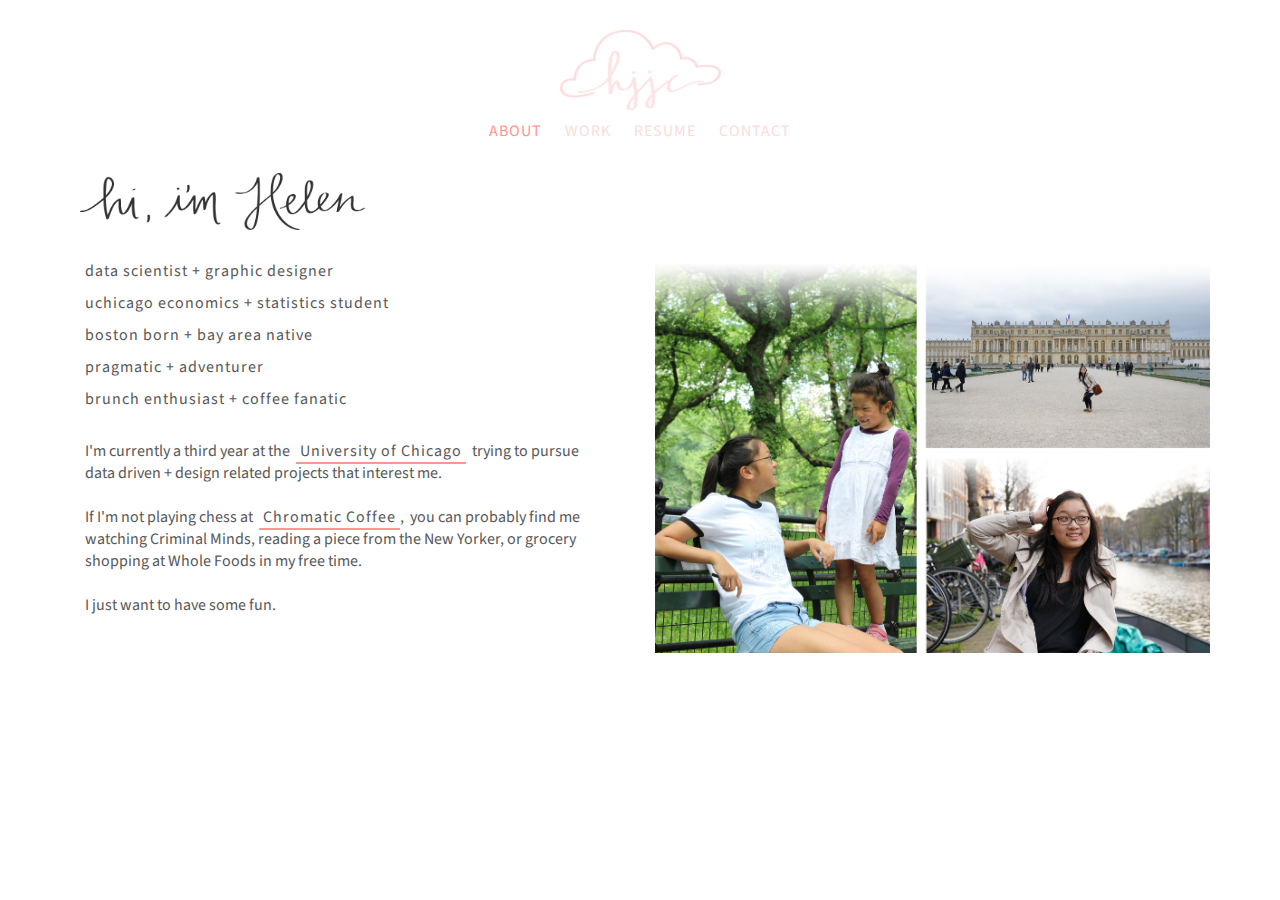
<file: about.html>
<!DOCTYPE html>
<html lang="en">
<head>
  <meta charset="utf-8">
  <title> Helen Chen </title>
  <meta name="viewport" content="width=device-width, initial-scale=1, minimum-scale=1.0, maximum-scale=1.0">
  <link rel="shortcut icon" href="favicon.ico" type="image/x-icon">
  <link rel="icon" href="favicon.ico" type="image/x-icon">
  <link href="styles.css" rel="stylesheet">
  <link href="bootstrap.min.css" rel="stylesheet">
  <link href="https://fonts.googleapis.com/css?family=Source+Sans+Pro" rel="stylesheet">

</head>

<body>
  <nav>
    <a href="index.html">
      <div class="cloud"></div>
    </a>
    <ul>
        <li><a id="current" href="#">ABOUT</a></li>
        <li><a href="work.html">WORK</a></li>
        <li><a href="resume.pdf" target="_blank">RESUME</a></li>
        <!-- <li><a href="blog.html">MUSINGS</a></li> -->
        <li><a href="contact.html">CONTACT</a></li>
    </ul>
  </nav>
  <div class="container">
    <div class="row">
      <div class="col-sm-12">
        <section class="graphic-head"><img src="img/hi.png"></section>
      </div>
    </div>
    <div class="row">
      <div class="col-md-6 content">
        <p class="lists">
          data scientist + graphic designer <br>
          uchicago economics + statistics student <br>
          boston born + bay area native <br>
          pragmatic + adventurer <br>
          brunch enthusiast + coffee fanatic <br>
          
        </p>
        <p>
          I'm currently a third year at the &nbsp;<a href="https://www.instagram.com/p/BQlAChWjOqx/?taken-by=uchicago" target="_blank">&nbsp;University of Chicago </a>&nbsp; trying to pursue data driven + design related projects that interest me. <br> <br>
          If I'm not playing chess at &nbsp;<a href="https://www.instagram.com/p/7JyLPEjLJN/?taken-by=hjjc17" target="_blank">&nbsp;Chromatic Coffee </a>,&nbsp; you can probably find me watching Criminal Minds, reading a piece from the New Yorker, or grocery shopping at Whole Foods in my free time. <br> <br>
          I just want to have some fun.
        </p>
      </div>
      <div class="col-md-6 photo">
        <img src="img/me.jpg">
      </div>
    </div>
  </div>
</body>
</html>
</file>
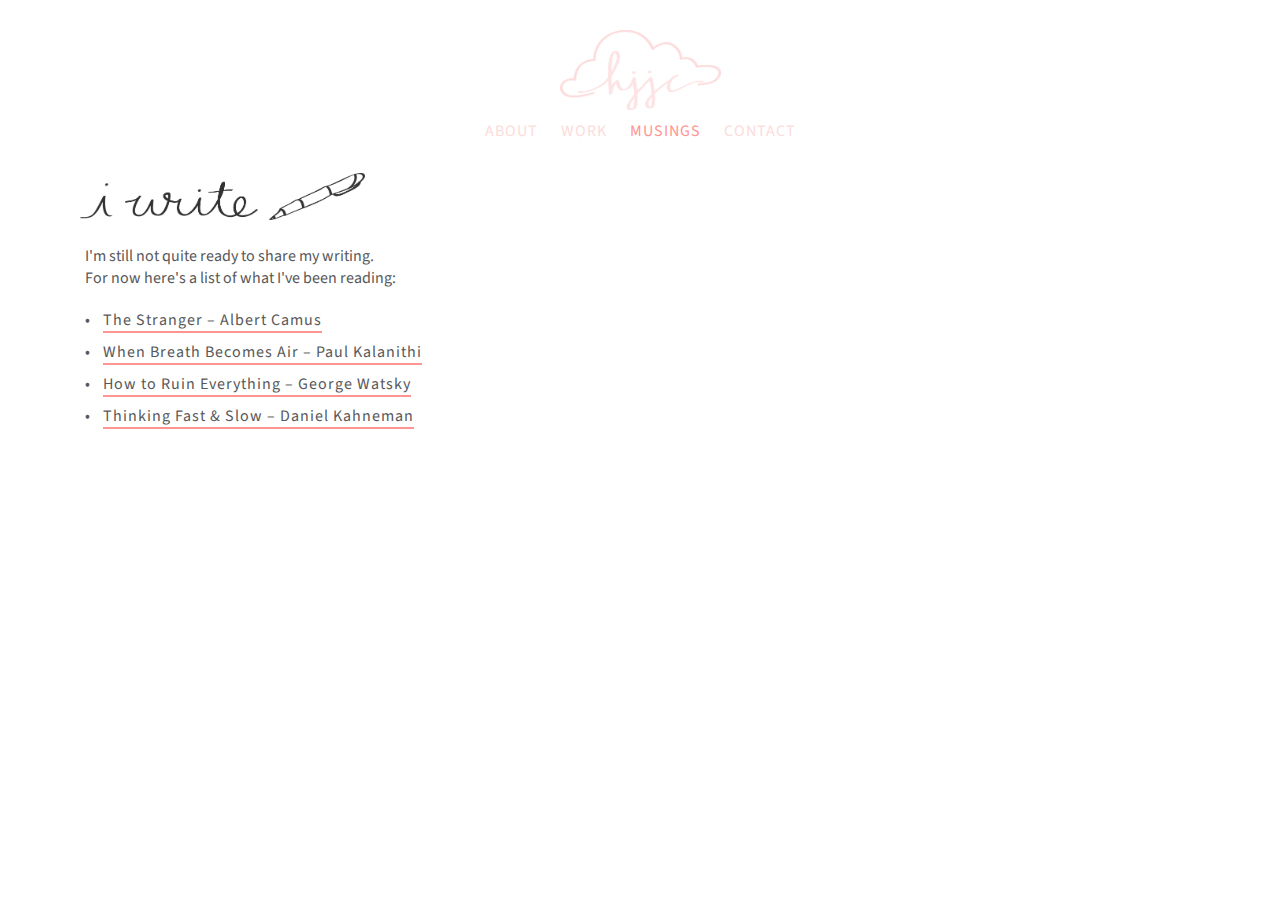
<file: blog.html>
<!DOCTYPE html>
<html lang="en">
<head>
  <meta charset="utf-8">
  <title> Helen Chen </title>
  <meta name="viewport" content="width=device-width, initial-scale=1, minimum-scale=1.0, maximum-scale=1.0">
  <link rel="shortcut icon" href="favicon.ico" type="image/x-icon">
  <link rel="icon" href="favicon.ico" type="image/x-icon">
  <link href="styles.css" rel="stylesheet">
  <link href="bootstrap.min.css" rel="stylesheet">
  <link href="https://fonts.googleapis.com/css?family=Source+Sans+Pro" rel="stylesheet">

</head>

<body>
  <nav>
    <a href="index.html">
        <div class="cloud"></div>
    </a>
    <ul>
        <li><a href="about.html">ABOUT</a></li>
        <li><a href="work.html">WORK</a></li>
        <li><a id="current" href="#">MUSINGS</a></li>
        <li><a href="contact.html">CONTACT</a></li>
    </ul>
  </nav>
  <div class="container">
    <div class="row">
      <div class="col-sm-12">
        <section class="graphic-head"><img src="img/write.png"></section>
      </div>
    </div>
    <div class="row">
      <div class="col-md-6 content">
        <p>
          I'm still not quite ready to share my writing. <br>
          For now here's a list of what I've been reading:
        </p>
        <p class="lists">
          • &nbsp; <a href="https://www.newyorker.com/books/page-turner/lost-in-translation-what-the-first-line-of-the-stranger-should-be" target="_blank">
            The Stranger – Albert Camus</a><br>
          • &nbsp; <a href="https://www.newyorker.com/books/page-turner/my-last-day-as-a-surgeon" target="_blank">
            When Breath Becomes Air – Paul Kalanithi</a><br>
          • &nbsp; <a href="https://www.youtube.com/watch?v=7UC3LudcCDU" target="_blank">
            How to Ruin Everything – George Watsky</a><br>
          • &nbsp; <a href="https://www.amazon.com/Thinking-Fast-Slow-Daniel-Kahneman/dp/0374533555" target="_blank">
            Thinking Fast & Slow – Daniel Kahneman</a><br>
        </p>
      </div>
    </div>
  </div>
</body>
</html>
</file>
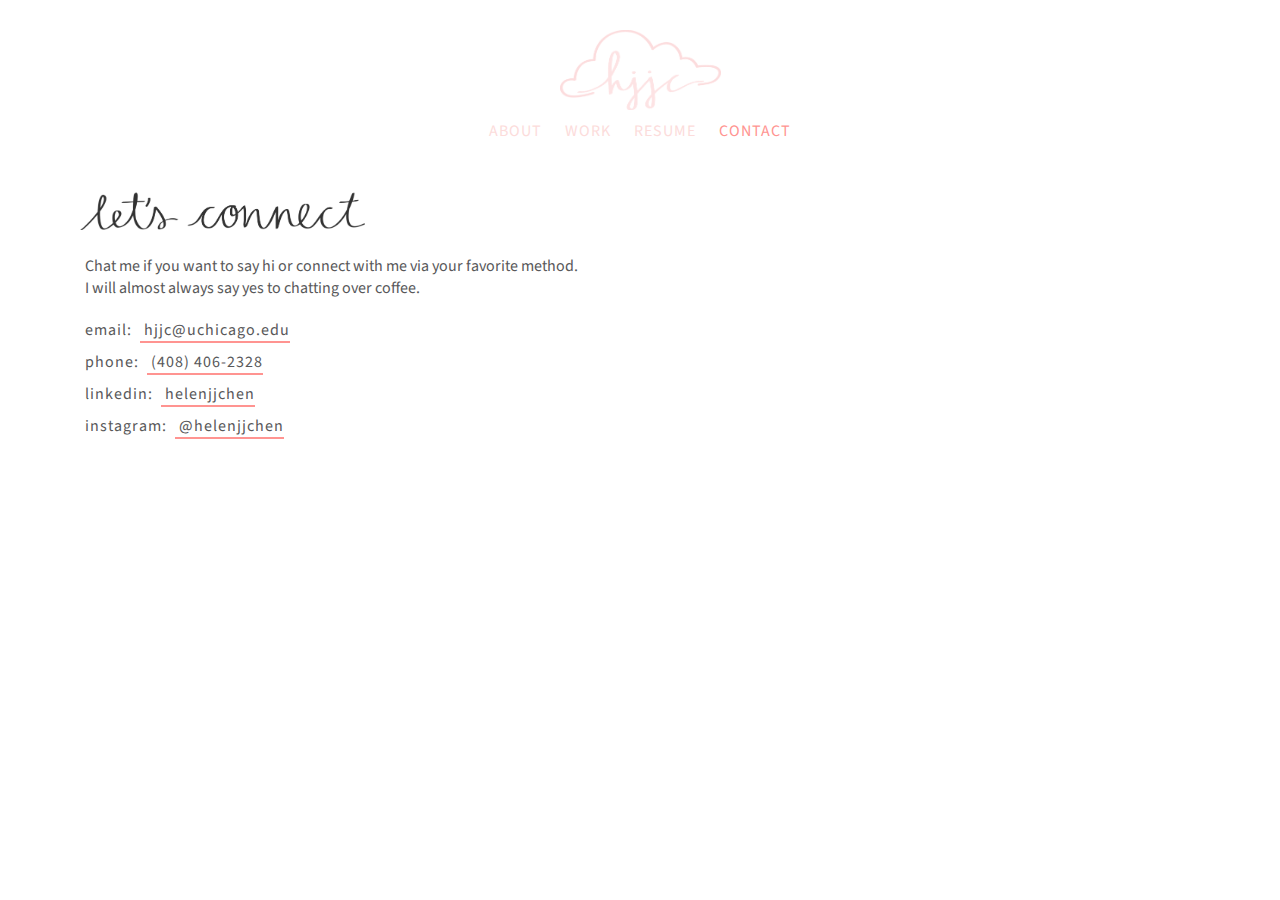
<file: contact.html>
<!DOCTYPE html>
<html lang="en">
<head>
  <meta charset="utf-8">
  <title> Helen Chen </title>
  <meta name="viewport" content="width=device-width, initial-scale=1, minimum-scale=1.0, maximum-scale=1.0">
  <link rel="shortcut icon" href="favicon.ico" type="image/x-icon">
  <link rel="icon" href="favicon.ico" type="image/x-icon">
  <link href="styles.css" rel="stylesheet">
  <link href="bootstrap.min.css" rel="stylesheet">
  <link href="https://fonts.googleapis.com/css?family=Source+Sans+Pro" rel="stylesheet">

</head>

<!-- Start of Async Drift Code -->
<script>
!function() {
  var t;
  if (t = window.driftt = window.drift = window.driftt || [], !t.init) return t.invoked ? void (window.console && console.error && console.error("Drift snippet included twice.")) : (t.invoked = !0,
  t.methods = [ "identify", "config", "track", "reset", "debug", "show", "ping", "page", "hide", "off", "on" ],
  t.factory = function(e) {
    return function() {
      var n;
      return n = Array.prototype.slice.call(arguments), n.unshift(e), t.push(n), t;
    };
  }, t.methods.forEach(function(e) {
    t[e] = t.factory(e);
  }), t.load = function(t) {
    var e, n, o, i;
    e = 3e5, i = Math.ceil(new Date() / e) * e, o = document.createElement("script"),
    o.type = "text/javascript", o.async = !0, o.crossorigin = "anonymous", o.src = "https://js.driftt.com/include/" + i + "/" + t + ".js",
    n = document.getElementsByTagName("script")[0], n.parentNode.insertBefore(o, n);
  });
}();
drift.SNIPPET_VERSION = '0.3.1';
drift.load('3uebxz3yeshn');
</script>
<!-- End of Async Drift Code -->

<body>
  <nav>
    <a href="index.html">
      <div class="cloud"></div>
    </a>
    <ul>
        <li><a href="about.html">ABOUT</a></li>
        <li><a href="work.html">WORK</a></li>
        <li><a href="resume.pdf" target="_blank">RESUME</a></li>
        <!-- <li><a href="blog.html">MUSINGS</a></li> -->
        <li><a id="current" href="#">CONTACT</a></li>
    </ul>
  </nav>
  <div class="container">
    <div class="row">
      <div class="col-sm-12">
        <section class="graphic-head"><img src="img/connect.png"></section>
      </div>
    </div>
    <div class="row">
      <div class="col-md-6 content">
        <!-- <p>
          Check out my &nbsp; <a href="resume.pdf" target="_blank">full resume</a> &nbsp; or connect with me via your favorite method.
          Chat me if you want to say hello — let me know what you're thinking.
        </p> -->
        <p>
          Chat me if you want to say hi or connect with me via your favorite method. I&nbsp;will almost always say yes to chatting over coffee.
        </p>
        <p class="lists">
          email: &nbsp;<a href="mailto:hjjc@uchicago.edu">&nbsp;hjjc@uchicago.edu </a> <br>
          phone: &nbsp;<a href="tel:14084062328">&nbsp;(408) 406-2328 </a> <br>
          linkedin: &nbsp;<a href="https://www.linkedin.com/in/helenjjchen/">&nbsp;helenjjchen </a> <br>
          instagram: &nbsp;<a href="https://www.instagram.com/helenjjchen/">&nbsp;@helenjjchen </a> <br>
          <!-- redbubble: &nbsp; <a href="https://www.redbubble.com/people/helenjjchen">helenjjchen</a> <br> -->
        </p>
      </div>
    </div>
  </div>
</body>
</html>
</file>
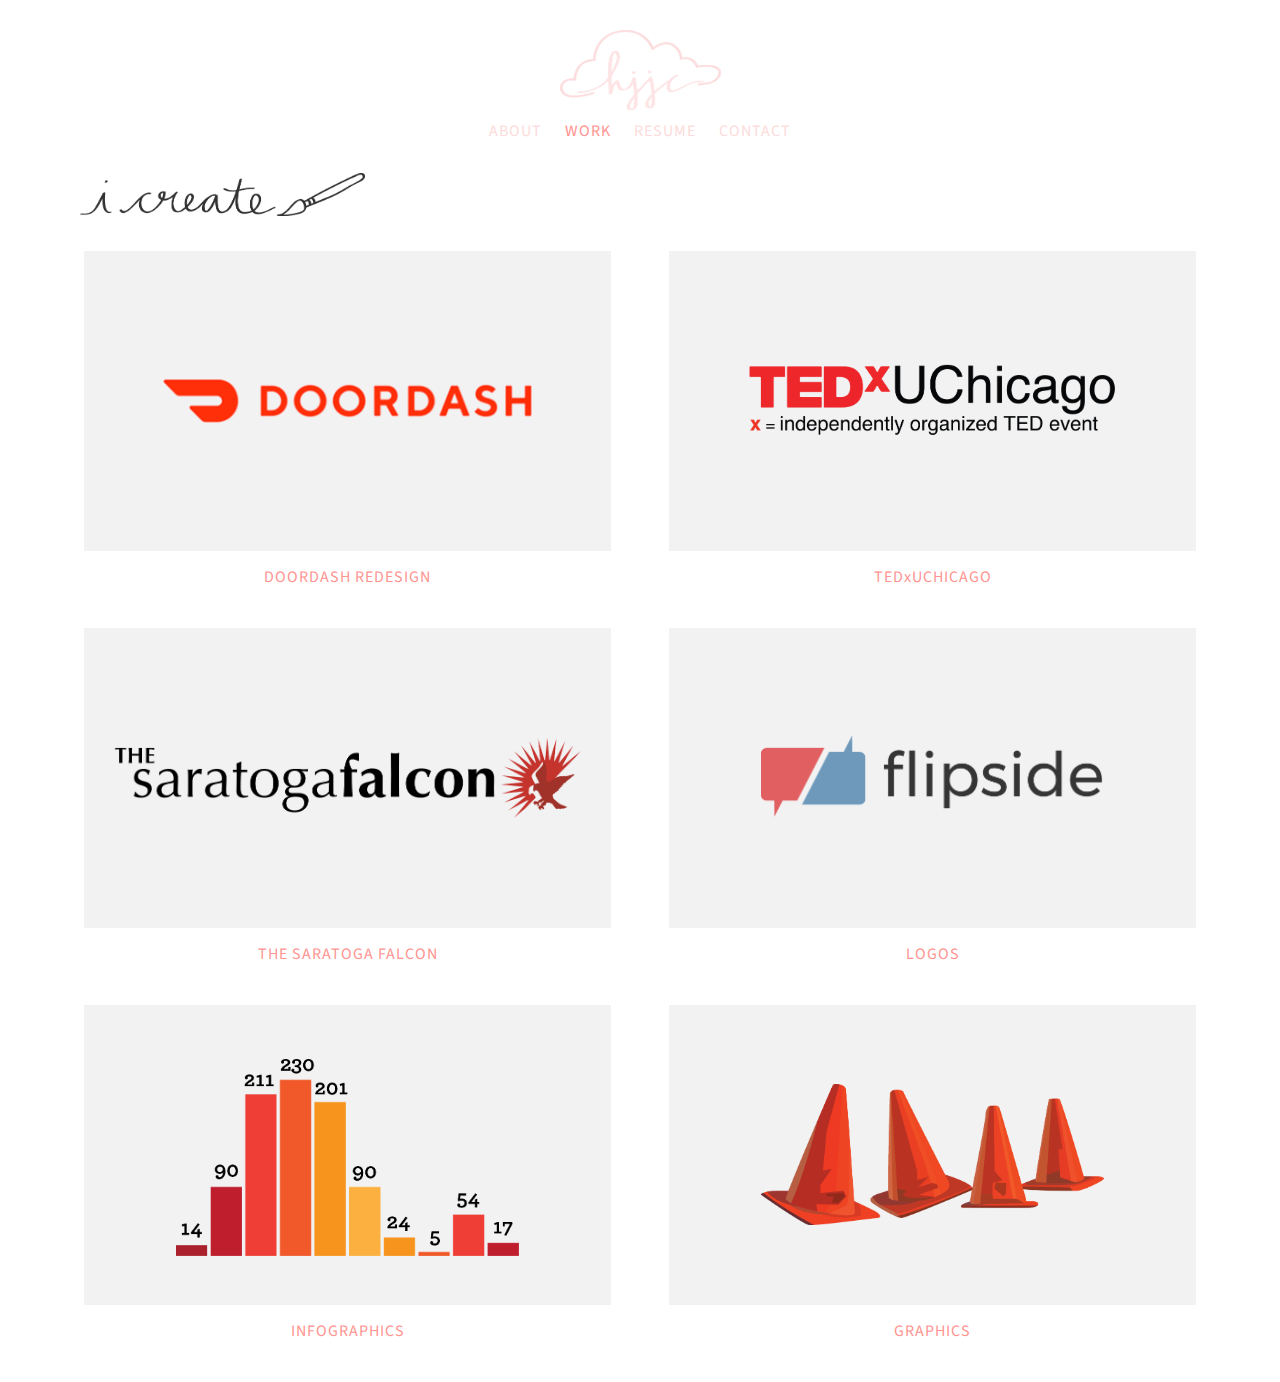
<file: work.html>
<!DOCTYPE html>
<html lang="en">
<head>
  <meta charset="utf-8">
  <title> Helen Chen </title>
  <meta name="viewport" content="width=device-width, initial-scale=1, minimum-scale=1.0, maximum-scale=1.0">
  <link rel="shortcut icon" href="favicon.ico" type="image/x-icon">
  <link rel="icon" href="favicon.ico" type="image/x-icon">
  <link href="styles.css" rel="stylesheet">
  <link href="bootstrap.min.css" rel="stylesheet">
  <link href="https://fonts.googleapis.com/css?family=Source+Sans+Pro" rel="stylesheet">

</head>

<body>
  <nav>
    <a href="index.html">
      <div class="cloud"></div>
    </a>
    <ul>
        <li><a href="about.html">ABOUT</a></li>
        <li><a id="current" href="#">WORK</a></li>
        <li><a href="resume.pdf" target="_blank">RESUME</a></li>
        <!-- <li><a href="blog.html">MUSINGS</a></li> -->
        <li><a href="contact.html">CONTACT</a></li>
    </ul>
  </nav>
  <div class="container">
    <div class="row">
      <div class="col-sm-12">
        <section class="graphic-head"><img src="img/work.png"></section>
      </div>
    </div>

    <div class="row portfolio">
      <!-- celential -->
      <!-- <div class="col-md-6">
        <a href="work/celential.html">
          <div class="box">
            <img src="img/work/celential.svg" style="width: 70%;"></img>
          </div>
          <p class="lists">
            CELENTIAL.AI
          </p>
      </a>
      </div> -->
      <!-- doordash redesign -->
      <div class="col-md-6">
        <a href="work/doordash.html">
          <div class="box">
            <img src="img/work/doordash.png" style="width: 70%;"></img>
          </div>
          <p class="lists" style="color:#FF9491;">
            DOORDASH REDESIGN
          </p>
      </a>
      </div>
      <!-- tedx -->
      <div class="col-md-6">
        <a href="work/tedx.html">
          <div class="box">
            <img src="img/work/tedxuchicago.png" style="width: 70%;"></img>
          </div>
          <p class="lists" style="color:#FF9491;">
            TEDxUCHICAGO
          </p>
      </a>
      </div>
      <!-- falcon -->
      <div class="col-md-6">
        <a href="work/falcon.html">
          <div class="box">
            <img src="img/work/falcon.png" style="width: 90%;"></img>
          </div>
          <p class="lists" style="color:#FF9491;">
            THE SARATOGA FALCON
          </p>
      </a>
      </div>
      <!-- logos -->
      <div class="col-md-6">
        <a href="work/logos.html">
          <div class="box">
            <img src="img/work/logos.png" style="width: 65%;"></img>
          </div>
          <p class="lists" style="color:#FF9491;">
            LOGOS
          </p>
      </a>
      </div>
      <!-- infographics -->
      <div class="col-md-6">
        <a href="work/infographics.html">
          <div class="box">
            <img src="img/work/infographics.png" style="width: 65%;"></img>
          </div>
          <p class="lists" style="color:#FF9491;">
            INFOGRAPHICS
          </p>
      </a>
      </div>
      <!-- graphics -->
      <div class="col-md-6">
        <a href="work/graphics.html">
          <div class="box">
            <img src="img/work/graphics.png" style="width: 65%;"></img>
          </div>
          <p class="lists" style="color:#FF9491;">
            GRAPHICS
          </p>
      </a>
      </div>
    </div>
  </div>
</body>
</html>
</file>
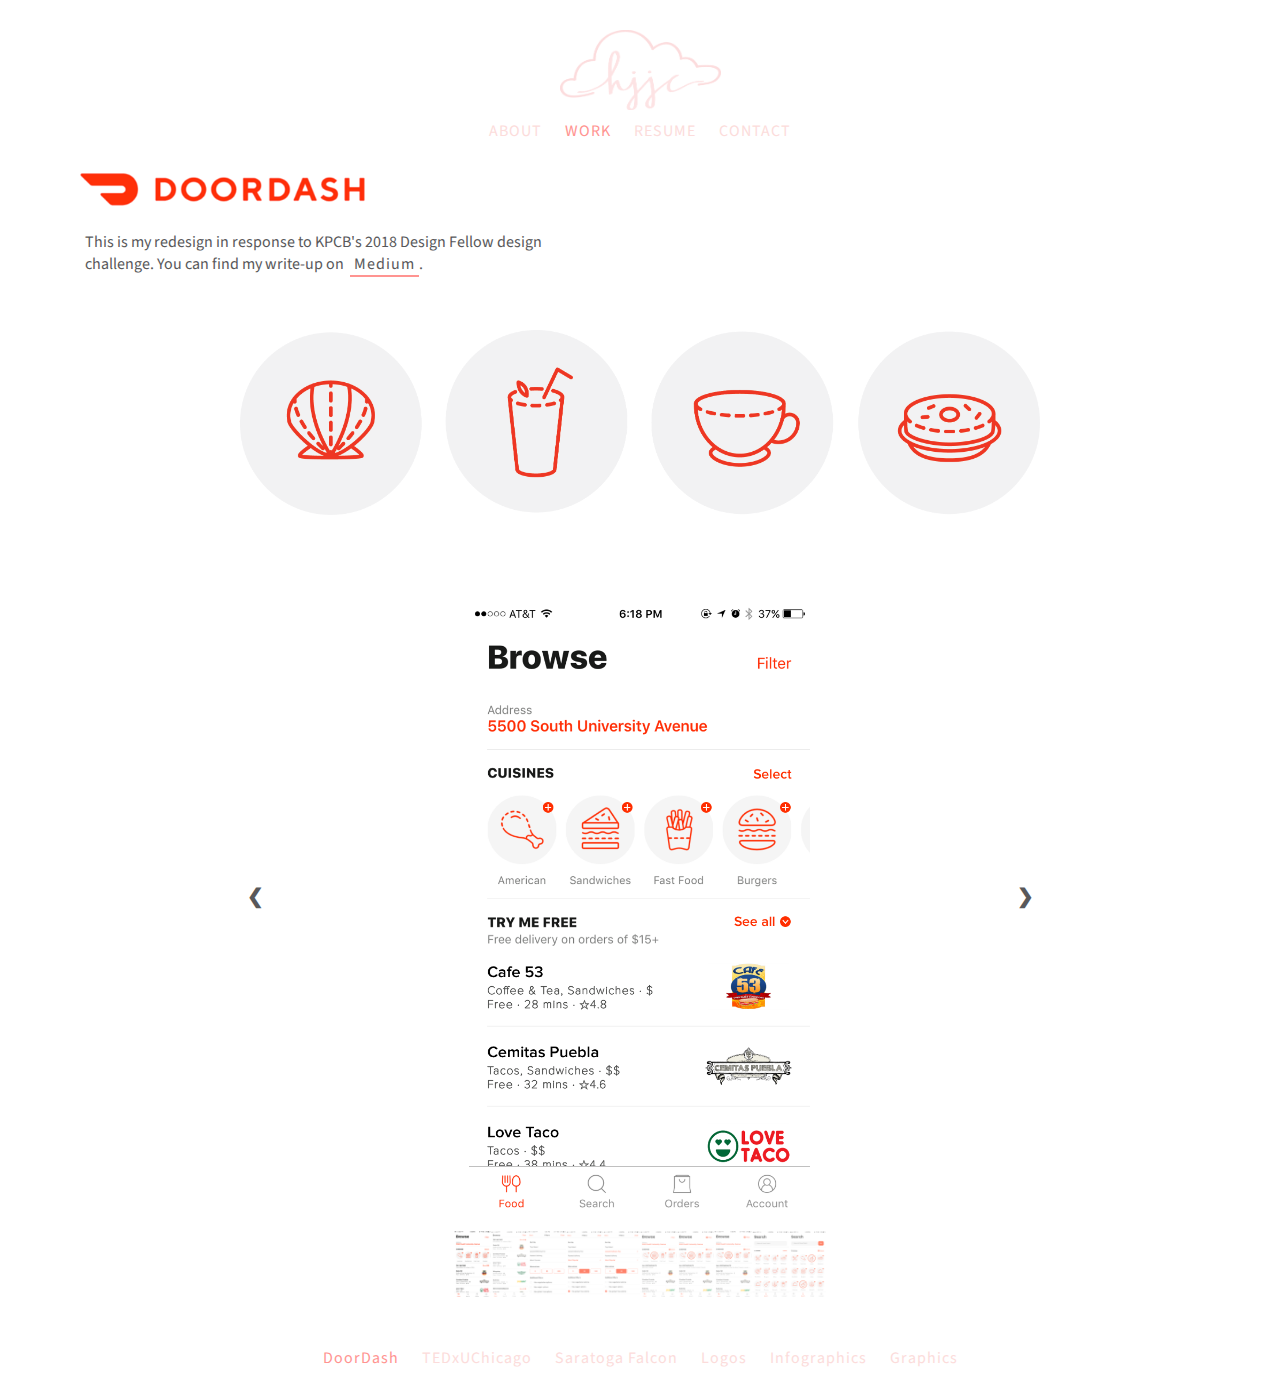
<file: work/doordash.html>
<!DOCTYPE html>
<html lang="en">
<head>
  <meta charset="utf-8">
  <title> Helen Chen </title>
  <meta name="viewport" content="width=device-width, initial-scale=1, minimum-scale=1.0, maximum-scale=1.0">
  <link rel="shortcut icon" href="../favicon.ico" type="image/x-icon">
  <link rel="icon" href="../favicon.ico" type="image/x-icon">
  <link href="..\styles.css" rel="stylesheet">
  <link href="..\bootstrap.min.css" rel="stylesheet">
  <link href="https://fonts.googleapis.com/css?family=Source+Sans+Pro" rel="stylesheet">

</head>

<body>
  <nav>
    <a href="..\index.html">
      <div class="cloud"></div>
    </a>
    <ul>
        <li><a href="..\about.html">ABOUT</a></li>
        <li><a id="current" href="..\work.html">WORK</a></li>
        <li><a href="..\resume.pdf" target="_blank">RESUME</a></li>
        <!-- <li><a href="..\blog.html">MUSINGS</a></li> -->
        <li><a href="..\contact.html">CONTACT</a></li>
    </ul>
  </nav>
  <div class="container">
    <div class="row">
      <div class="col-sm-12">
        <section class="graphic-head"><img src="../img/work/doordash.png"></section>
      </div>
    </div>
    <div class="row">
      <div class="col-md-6 content">
        <p>
          This is my redesign in response to KPCB's 2018 Design Fellow design challenge.
          You can find my write-up on&nbsp; <a href="https://medium.com/@helenjoychen/redesigning-doordash-cc119dd866a1">&nbsp;Medium </a>.
        </p>
      </div>
    </div>
    <div class="row">
      <div class="col-sm-12 photo gallery">
        <img src="../img/work/doordash/icons.png" style="max-width:800px; margin-bottom:30px;">
      </div>
    </div>
  </div>

  <div class="container c" style="margin-top:30px;">
    <div class="slide1">
      <div class="mySlides">
        <img src="../img/work/doordash/1.png" style="width:100%">
      </div>

      <div class="mySlides">
        <img src="../img/work/doordash/2.png" style="width:100%">
      </div>

      <div class="mySlides">
        <img src="../img/work/doordash/3.png" style="width:100%">
      </div>

      <div class="mySlides">
        <img src="../img/work/doordash/4.png" style="width:100%">
      </div>

      <div class="mySlides">
        <img src="../img/work/doordash/5.png" style="width:100%">
      </div>

      <div class="mySlides">
        <img src="../img/work/doordash/7.png" style="width:100%">
      </div>

      <div class="mySlides">
        <img src="../img/work/doordash/8.png" style="width:100%">
      </div>

      <div class="mySlides">
        <img src="../img/work/doordash/9.png" style="width:100%">
      </div>
      <div class="mySlides">
        <img src="../img/work/doordash/10.png" style="width:100%">
      </div>

      <div class="mySlides">
        <img src="../img/work/doordash/11.png" style="width:100%">
      </div>


      <a class="prev" onclick="plusSlides(-1)">❮</a>
      <a class="next" onclick="plusSlides(1)">❯</a>
    <br>
      <div class="row">
        <div class="column1">
          <img class="demo" src="../img/work/doordash/1.png" style="width:100%" onclick="currentSlide(1)">
        </div>
        <div class="column1">
          <img class="demo" src="../img/work/doordash/2.png" style="width:100%" onclick="currentSlide(2)">
        </div>
        <div class="column1">
          <img class="demo" src="../img/work/doordash/3.png" style="width:100%" onclick="currentSlide(3)">
        </div>
        <div class="column1">
          <img class="demo" src="../img/work/doordash/4.png" style="width:100%" onclick="currentSlide(4)">
        </div>
        <div class="column1">
          <img class="demo" src="../img/work/doordash/5.png" style="width:100%" onclick="currentSlide(5)">
        </div>
        <div class="column1">
          <img class="demo" src="../img/work/doordash/7.png" style="width:100%" onclick="currentSlide(7)">
        </div>
        <div class="column1">
          <img class="demo" src="../img/work/doordash/8.png" style="width:100%" onclick="currentSlide(8)">
        </div>
        <div class="column1">
          <img class="demo" src="../img/work/doordash/9.png" style="width:100%" onclick="currentSlide(9)">
        </div>
        <div class="column1">
          <img class="demo" src="../img/work/doordash/10.png" style="width:100%" onclick="currentSlide(8)">
        </div>
        <div class="column1">
          <img class="demo" src="../img/work/doordash/11.png" style="width:100%" onclick="currentSlide(9)">
        </div>
      </div>
    </div>
  </div>

  <script>
  var slideIndex = 1;
  showSlides(slideIndex);

  function plusSlides(n) {
    showSlides(slideIndex += n);
  }

  function currentSlide(n) {
    showSlides(slideIndex = n);
  }

  function showSlides(n) {
    var i;
    var slides = document.getElementsByClassName("mySlides");
    var dots = document.getElementsByClassName("demo");
    if (n > slides.length) {slideIndex = 1}
    if (n < 1) {slideIndex = slides.length}
    for (i = 0; i < slides.length; i++) {
        slides[i].style.display = "none";
    }
    for (i = 0; i < dots.length; i++) {
        dots[i].className = dots[i].className.replace(" active", "");
    }
    slides[slideIndex-1].style.display = "block";
    dots[slideIndex-1].className += " active";
    captionText.innerHTML = dots[slideIndex-1].alt;
  }
  </script>
  <br>
  <nav style="margin-top: 30px;">
    <ul style="margin-bottom: 30px;">
      <li><a id="current" href="doordash.html">DoorDash</a></li>
      <li><a href="tedx.html">TEDxUChicago</a></li>
      <li><a href="falcon.html">Saratoga Falcon</a></li>
      <li><a href="logos.html">Logos</a></li>
      <li><a href="infographics.html">Infographics</a></li>
      <li><a href="graphics.html">Graphics</a></li>
    </ul>
  </nav>
</body>
</html>
</file>
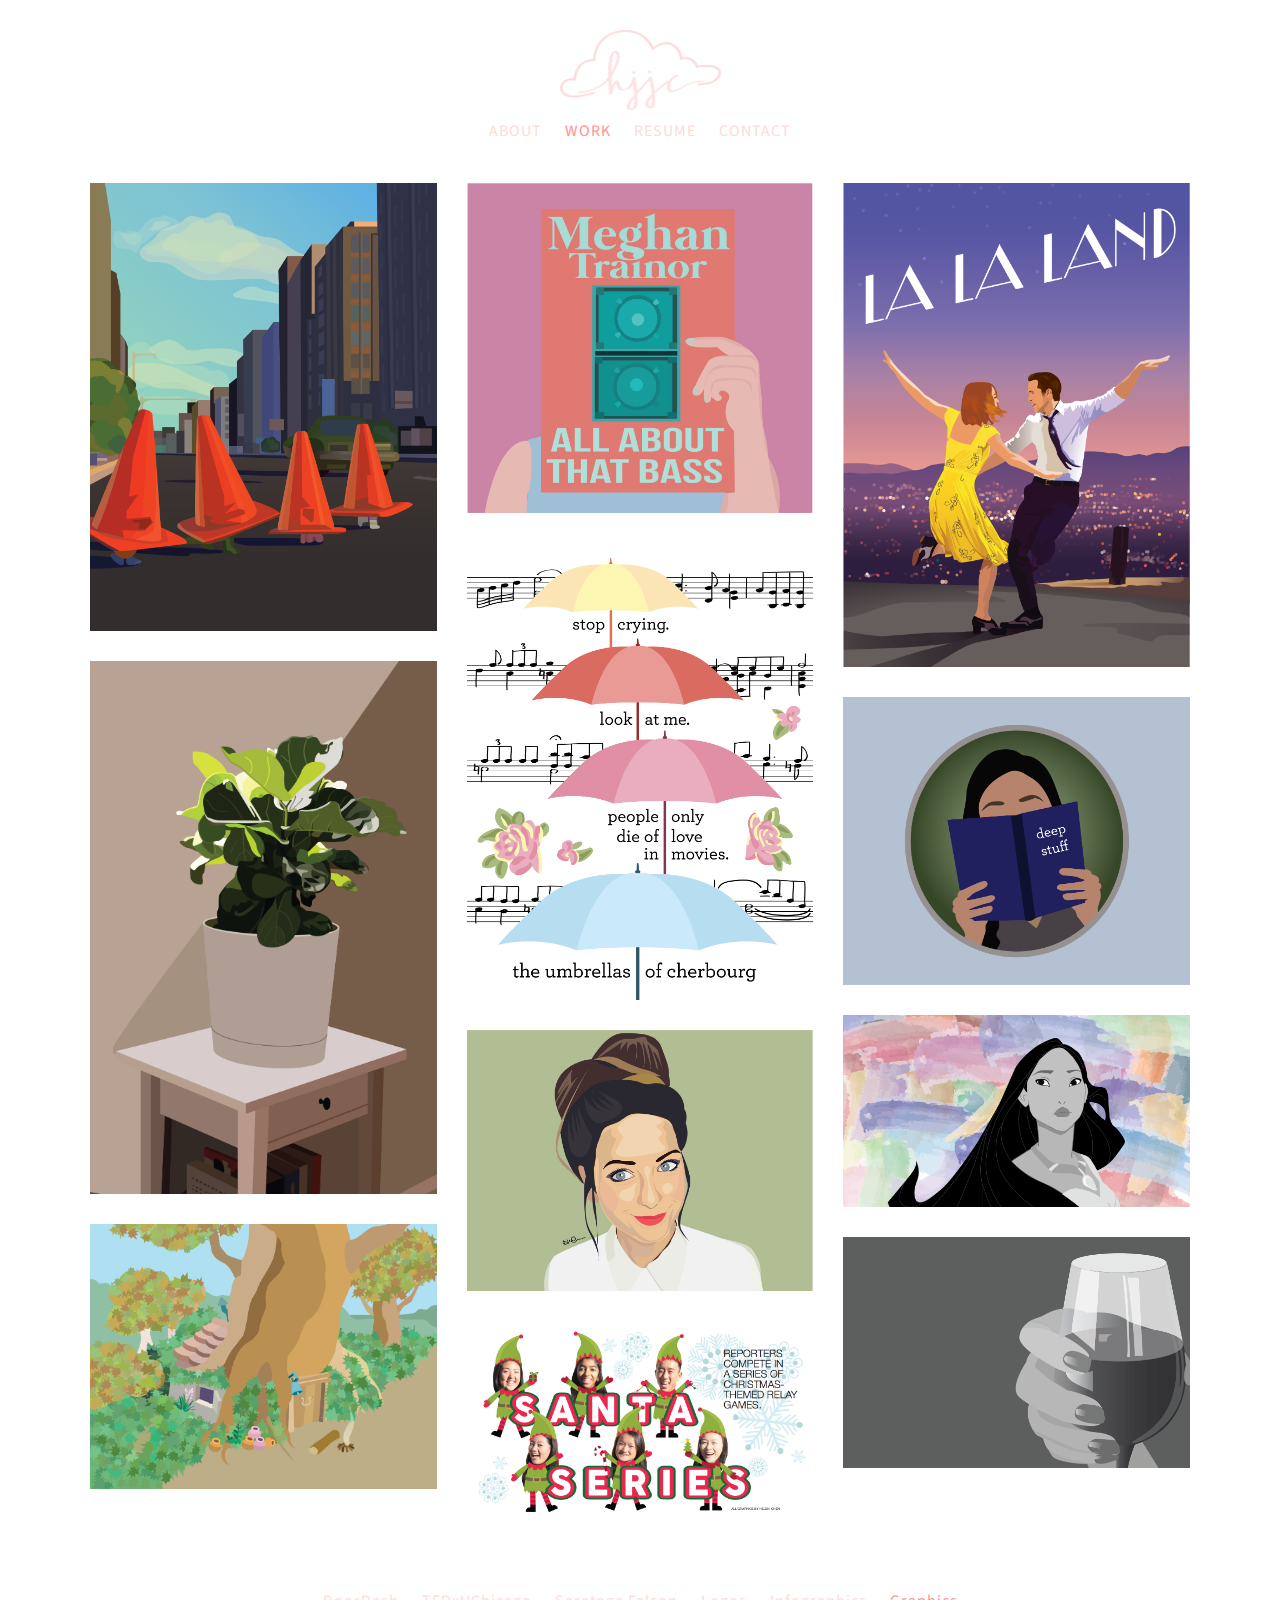
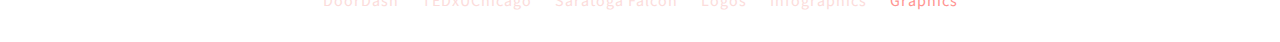
<file: work/graphics.html>
<!DOCTYPE html>
<html lang="en">
<head>
  <meta charset="utf-8">
  <title> Helen Chen </title>
  <meta name="viewport" content="width=device-width, initial-scale=1, minimum-scale=1.0, maximum-scale=1.0">
  <link rel="shortcut icon" href="../favicon.ico" type="image/x-icon">
  <link rel="icon" href="../favicon.ico" type="image/x-icon">
  <link href="..\styles.css" rel="stylesheet">
  <link href="..\bootstrap.min.css" rel="stylesheet">
  <link href="https://fonts.googleapis.com/css?family=Source+Sans+Pro" rel="stylesheet">

</head>

<body>
  <nav>
    <a href="..\index.html">
      <div class="cloud"></div>
    </a>
    <ul style="margin-bottom: 5px;">
        <li><a href="..\about.html">ABOUT</a></li>
        <li><a id="current" href="..\work.html">WORK</a></li>
        <li><a href="..\resume.pdf" target="_blank">RESUME</a></li>
        <!-- <li><a href="..\blog.html">MUSINGS</a></li> -->
        <li><a href="..\contact.html">CONTACT</a></li>
    </ul>
  </nav>
  <div class="container">
    <div class="row" style="margin: 5px;">
      <div class="col-sm-4 photo gallery" >
          <img src="../img/work/graphics/toystory.png">
          <img src="../img/work/graphics/plant.png">
          <img src="../img/work/graphics/pooh.png">
      </div>

      <div class="col-sm-4 photo gallery">
        <img src="../img/work/graphics/meghantrainor.jpg">
        <img src="../img/work/graphics/umbrellas.png">
        <img src="../img/work/graphics/zoella.jpg">
        <img src="../img/work/graphics/santa.jpg">
      </div>

      <div class="col-sm-4 photo gallery">
        <img src="../img/work/graphics/lalaland.png">
        <img src="../img/work/graphics/deep.png">
        <img src="../img/work/graphics/pocahontas.png">
        <img src="../img/work/graphics/wine.png">
      </div>

     </div>
   </div>
   <nav>
     <ul style="margin-bottom: 30px;">
       <!-- <li><a href="celential.html">Celential.ai</a></li> -->
       <li><a href="doordash.html">DoorDash</a></li>
       <li><a href="tedx.html">TEDxUChicago</a></li>
       <li><a href="falcon.html">Saratoga Falcon</a></li>
       <li><a href="logos.html">Logos</a></li>
       <li><a href="infographics.html">Infographics</a></li>
       <li><a id="current" href="graphics.html">Graphics</a></li>
     </ul>
   </nav>
</body>
</html>
</file>
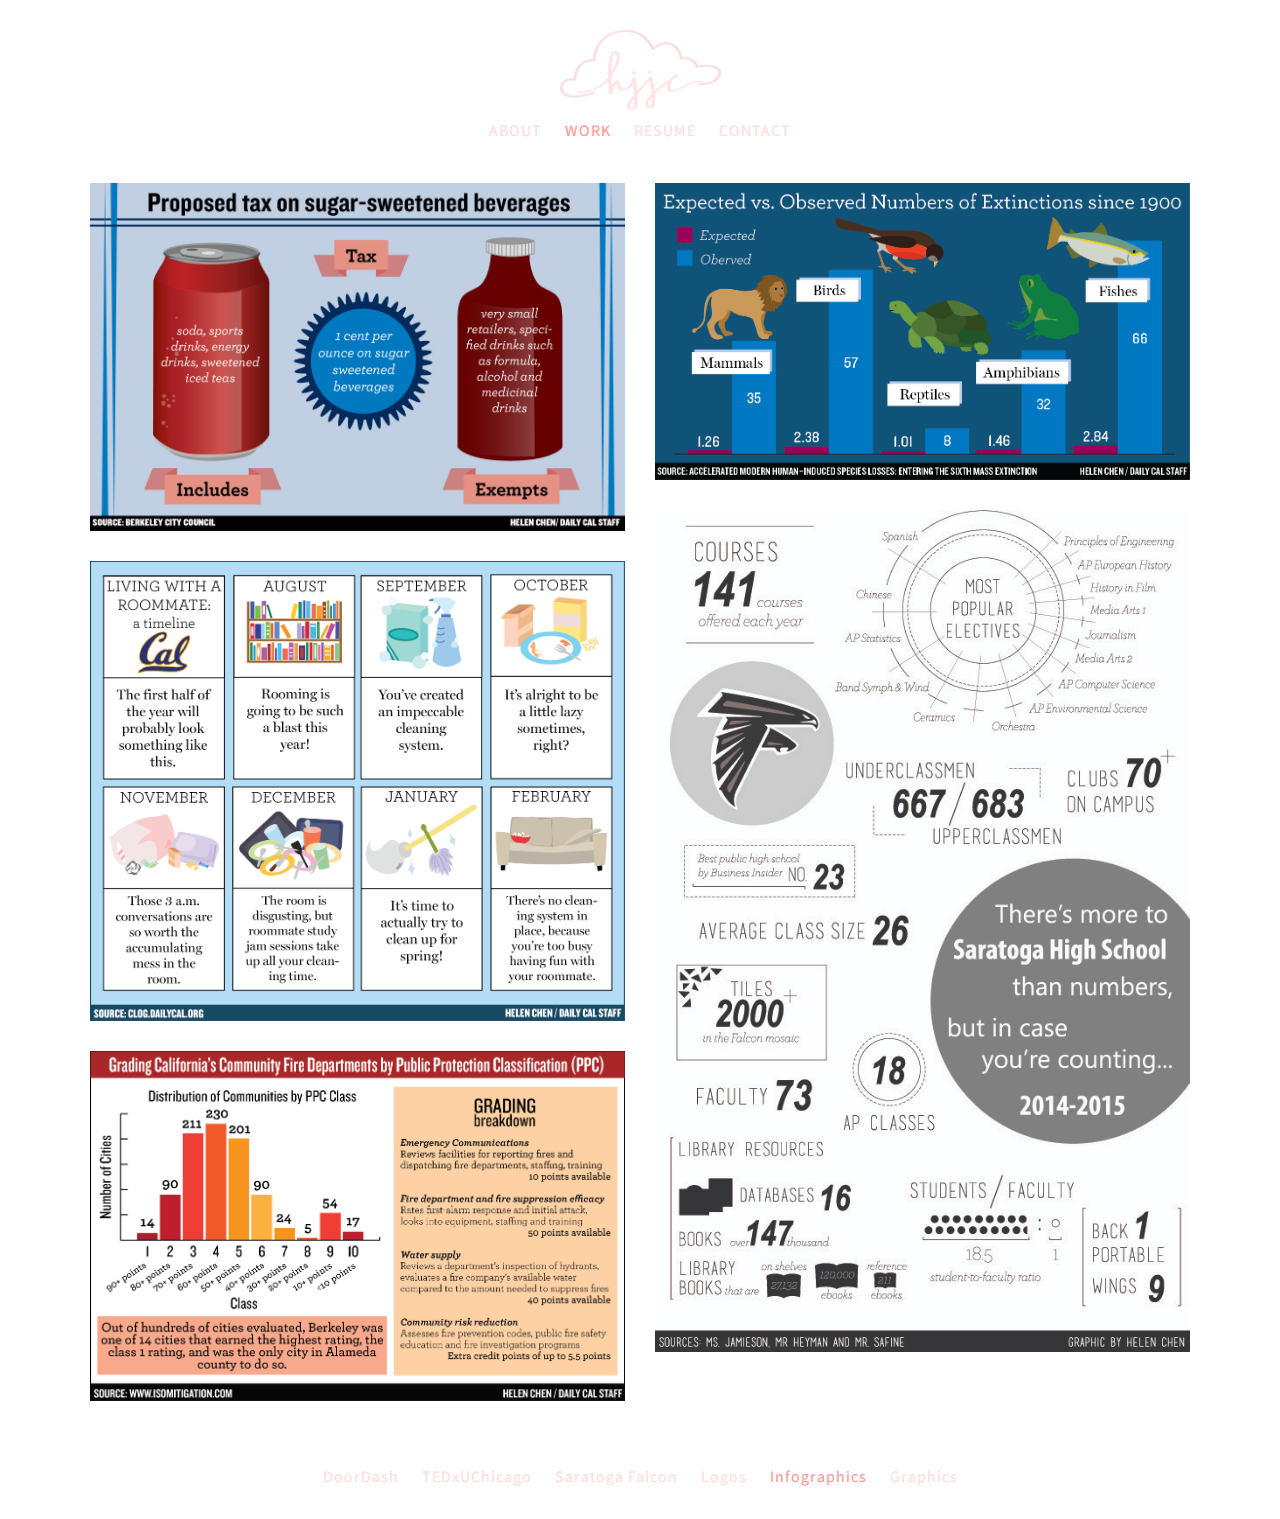
<file: work/infographics.html>
<!DOCTYPE html>
<html lang="en">
<head>
  <meta charset="utf-8">
  <title> Helen Chen </title>
  <meta name="viewport" content="width=device-width, initial-scale=1, minimum-scale=1.0, maximum-scale=1.0">
  <link rel="shortcut icon" href="favicon.ico" type="image/x-icon">
  <link rel="icon" href="../favicon.ico" type="image/x-icon">
  <link href="..\styles.css" rel="stylesheet">
  <link href="..\bootstrap.min.css" rel="stylesheet">
  <link href="https://fonts.googleapis.com/css?family=Source+Sans+Pro" rel="stylesheet">

</head>

<body>
  <nav>
    <a href="..\index.html">
      <div class="cloud"></div>
    </a>
    <ul style="margin-bottom: 5px;">
        <li><a href="..\about.html">ABOUT</a></li>
        <li><a id="current" href="..\work.html">WORK</a></li>
        <li><a href="..\resume.pdf" target="_blank">RESUME</a></li>
        <!-- <li><a href="..\blog.html">MUSINGS</a></li> -->
        <li><a href="..\contact.html">CONTACT</a></li>
    </ul>
  </nav>
  <div class="container">
    <div class="row" style="margin: 5px;">
      <div class="col-sm-6 photo gallery">
        <img src="../img/work/infographics/soda.jpg">
        <img src="../img/work/infographics/roommate.png">
        <img src="../img/work/infographics/fire.png">
      </div>
      <div class="col-sm-6 photo gallery">
        <img src="../img/work/infographics/extinct.png">
        <img src="../img/work/infographics/saratoga.jpg">
      </div>
     </div>
   </div>
   <nav>
     <ul style="margin-bottom: 30px;">
         <!-- <li><a href="celential.html">Celential.ai</a></li> -->
         <li><a href="doordash.html">DoorDash</a></li>
         <li><a href="tedx.html">TEDxUChicago</a></li>
         <li><a href="falcon.html">Saratoga Falcon</a></li>
         <li><a href="logos.html">Logos</a></li>
         <li><a id="current" href="infographics.html">Infographics</a></li>
         <li><a href="graphics.html">Graphics</a></li>
     </ul>
   </nav>
</body>
</html>
</file>
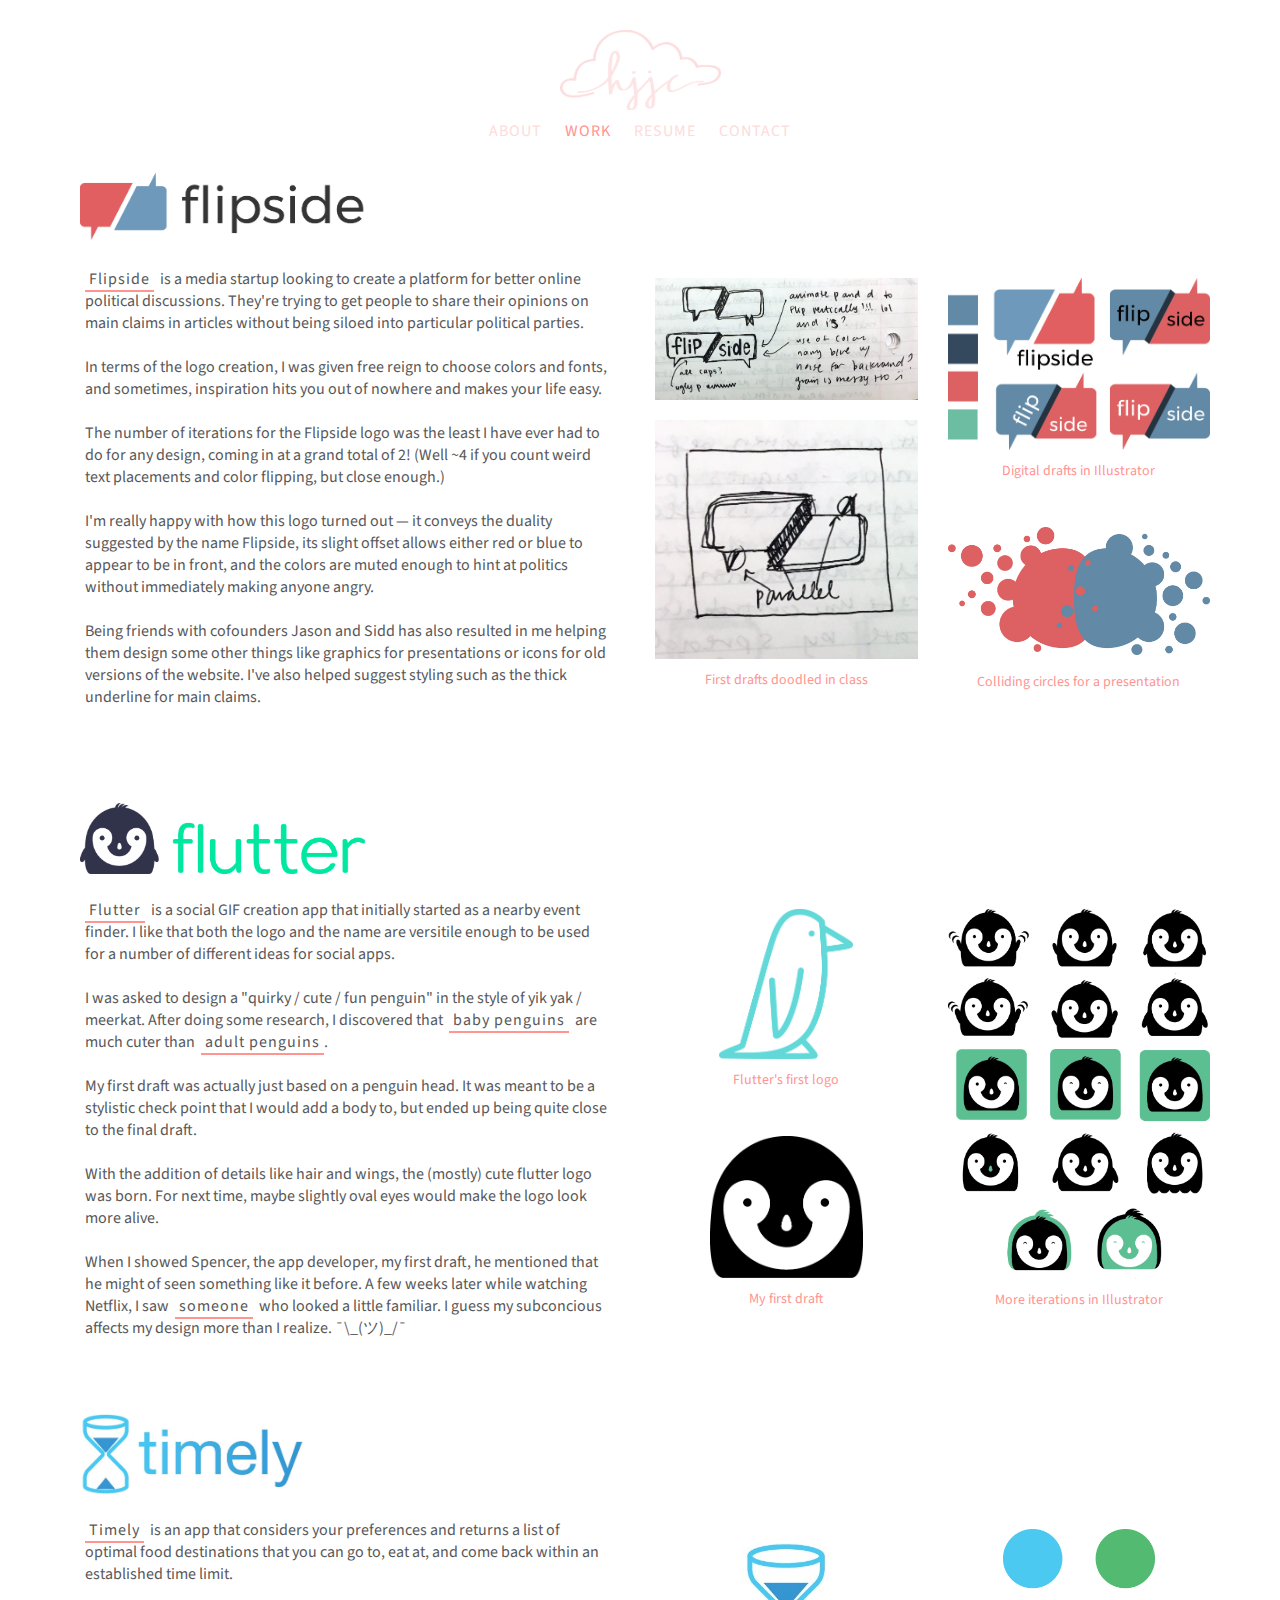
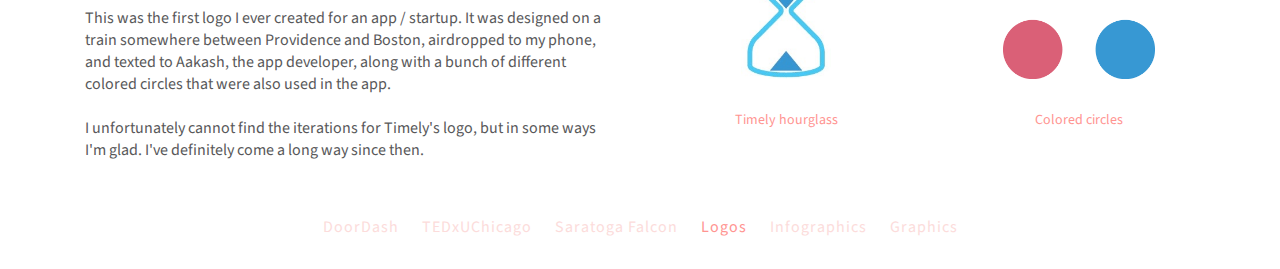
<file: work/logos.html>
<!DOCTYPE html>
<html lang="en">
<head>
  <meta charset="utf-8">
  <title> Helen Chen </title>
  <meta name="viewport" content="width=device-width, initial-scale=1, minimum-scale=1.0, maximum-scale=1.0">
  <link rel="shortcut icon" href="favicon.ico" type="image/x-icon">
  <link rel="icon" href="../favicon.ico" type="image/x-icon">
  <link href="..\styles.css" rel="stylesheet">
  <link href="..\bootstrap.min.css" rel="stylesheet">
  <link href="https://fonts.googleapis.com/css?family=Source+Sans+Pro" rel="stylesheet">

</head>

<body>
  <nav>
    <a href="..\index.html">
      <div class="cloud"></div>
    </a>
    <ul>
        <li><a href="..\about.html">ABOUT</a></li>
        <li><a id="current" href="..\work.html">WORK</a></li>
        <li><a href="..\resume.pdf" target="_blank">RESUME</a></li>
        <!-- <li><a href="..\blog.html">MUSINGS</a></li> -->
        <li><a href="..\contact.html">CONTACT</a></li>
    </ul>
  </nav>
  <div class="container">
      <div class="row">
        <div class="col-sm-12">
          <section class="graphic-head"><img src="../img/work/logos.png"></section>
        </div>
      </div>
      <div class="row">
        <div class="col-md-6 content">
          <p>
            <a href="https://www.flipsidetalk.com/" target="_blank">&nbsp;Flipside </a>&nbsp; is a media startup looking to create a platform for better online political discussions. They're trying to get people to share their opinions on main claims in articles without being siloed into particular political parties.
            <br><br>
            In terms of the logo creation, I was given free reign to choose colors and fonts, and sometimes, inspiration hits you out of nowhere and makes your life easy.
            <br><br>
            The number of iterations for the Flipside logo was the least I have ever had to do for any design, coming in at a grand total of 2! (Well ~4 if you count weird text placements and color flipping, but close enough.)
            <br><br>
            I'm really happy with how this logo turned out — it conveys the duality suggested by the name Flipside, its slight offset allows either red or blue to appear to be in front, and the colors are muted enough to hint at politics without immediately making anyone angry.
            <br><br>
            Being friends with cofounders Jason and Sidd has also resulted in me helping them design some other things like graphics for presentations or icons for old versions of the website. I've also helped suggest styling such as the thick underline for main claims.
          </p>
        </div>
        <br>
        <div class="col-md-3 photo">
          <img src="../img/work/logos/flip2.jpg" style="max-width:300px;">
          <br><br>
          <img src="../img/work/logos/flip1.jpg" style="max-width:300px;"><br>
          <p class="caption">First drafts doodled in class</p>
        </div>
        <div class="col-md-3 photo">
          <img src="../img/work/logos/flip3.png" style="max-width:300px;"><br>
          <p class="caption">Digital drafts in Illustrator</p>
          <br><br><br>
          <img src="../img/work/logos/flip4.png" style="margin-bottom: 6px; max-width:300px;"><br>
          <p class="caption">Colliding circles for a presentation</p>
        </div>
      </div>
      <br><br>
      <div class="row">
        <div class="col-sm-12">
          <section class="graphic-head"><img src="../img/work/logos/flutter.png"></section>
        </div>
      </div>
      <div class="row">
        <div class="col-md-6 content">
          <p>
            <a href="http://spenceryen.com/useflutter/" target="_blank">&nbsp;Flutter </a>&nbsp; is a social GIF creation app that initially started as a nearby event finder. I like that both the logo and the name are versitile enough to be used for a number of different ideas for social apps.
            <br><br>
            I was asked to design a "quirky / cute / fun penguin" in the style of yik&nbsp;yak / meerkat. After doing some research, I discovered that &nbsp;<a href="http://cuteanimalsphotos.com/wp-content/uploads/2017/09/fluffy-baby-penguin-cute-babies.jpg" target="_blank">&nbsp;baby penguins </a>&nbsp; are much cuter than &nbsp;<a href ="http://www.abc.es/Media/201305/22/pinguinos-volar--644x362.jpg" target="_blank">&nbsp;adult penguins </a>.
            <br><br>
            My first draft was actually just based on a penguin head. It was meant to be a stylistic check point that I would add a body to, but ended up being quite close to the final draft.
            <br><br>
            With the addition of details like hair and wings, the (mostly) cute flutter logo was born. For next time, maybe slightly oval eyes would make the logo look more alive.
            <br><br>
            When I showed Spencer, the app developer, my first draft, he mentioned that he might of seen something like it before. A few weeks later while watching Netflix, I saw&nbsp; <a href="https://mir-s3-cdn-cf.behance.net/project_modules/disp/64623a33850498.56ba69ac2a6f7.png">&nbsp;someone </a>&nbsp; who looked a little familiar. I guess my subconcious affects my design more than I realize. ¯\_(ツ)_/¯
        </div>
        <br>
        <div class="col-md-3 photo">
          <img src="../img/work/logos/flutter1.png" style="height: 150px; max-width:300px;"> <br>
          <p class="caption">Flutter's first logo</p>
          <br><br><br>
          <img src="../img/work/logos/flutter2.png" style="height: 142px; max-width:300px;"> <br>
          <p class="caption">My first draft</p>
        </div>
        <div class="col-md-3 photo">
          <img src="../img/work/logos/flutter3.png" style="max-width:300px;"> <br>
          <p class="caption">More iterations in Illustrator</p>
        </div>
      </div>
      <br>
      <div class="row">
        <div class="col-sm-12">
          <section class="graphic-head"><img src="../img/work/logos/timely.jpg"></section>
        </div>
      </div>
      <div class="row">
        <div class="col-md-6 content">
          <p>
            <a href="http://timelyapp.github.io/" target="_blank">&nbsp;Timely </a>&nbsp; is an app that considers your preferences and returns a list of optimal food destinations that you can go to, eat at, and come back within an established time limit.
            <br><br>
            This was the first logo I ever created for an app / startup. It was designed on a train somewhere between Providence and Boston, airdropped to my phone, and texted to Aakash, the app developer, along with a bunch of different colored circles that were also used in the app.
            <br><br>
            I unfortunately cannot find the iterations for Timely's logo, but in some ways I'm glad. I've definitely come a long way since then.
          </p>
        </div>
        <br>
        <div class="col-md-3 photo">
          <img src="../img/work/logos/timely2.jpg" style="height: 150px;">
          <br><br>
          <p class="caption">Timely hourglass</p>
        </div>
        <div class="col-md-3 photo">
          <img src="../img/work/logos/timely1.png" style="height: 150px;">
          <br><br>
          <p class="caption">Colored circles</p>
        </div>
      </div>
   </div>
  <nav>
    <ul style="margin-bottom: 30px;">
      <!-- <li><a href="celential.html">Celential.ai</a></li> -->
      <li><a href="doordash.html">DoorDash</a></li>
      <li><a href="tedx.html">TEDxUChicago</a></li>
      <li><a href="falcon.html">Saratoga Falcon</a></li>
      <li><a id="current" href="logos.html">Logos</a></li>
      <li><a href="infographics.html">Infographics</a></li>
      <li><a href="graphics.html">Graphics</a></li>
    </ul>
  </nav>
</body>
</html>
</file>
<file: styles.css>
html, body{

}

/* Navigation */
nav {
  vertical-align: top;
  margin-left: auto;
  margin-right: auto;
  width: 100%;
  margin-top: 30px;
  text-align: center;
  font-family: 'Source Sans Pro';
}
  nav div.cloud {
    height: 80px;
    width: auto;
    margin-bottom: 10px;
    background: url('img/cloud.png') no-repeat;
    background-position: center;
    background-size: contain;
  }
    nav div.cloud:hover, nav div.cloud:active {
      background: url('img/cloud-hover.png') no-repeat;
      background-position: center;
      background-size: contain;
      transition: ease-in-out 0.2s;
    }
   nav div.current{
     height: 80px;
     width: auto;
     margin-bottom: 10px;
     background: url('img/cloud-hover.png') no-repeat;
     background-position: center;
     background-size: contain;
   }
  nav a {
    color: #FCDCDB;
    text-decoration: none;
    font-size: 16px;
  }
    nav a:hover, nav a:active {
      color: #FF9491;
      text-decoration: none;
      transition: ease-in-out 0.2s;
    }
    nav a:visited a:link {
      color: #FCDCDB;
      text-decoration: none;
      decoration: none;
    }
    nav a#current {
      color: #FF9491;
    }
  nav ul {
    margin: 0;
    padding: 0;
  }
    nav ul li {
      display: inline-block;
      margin-right: 10px;
      margin-left: 10px;
      letter-spacing: 1px;
    }

/* Index */
div.home {
  margin-top: 45px;
}
  div.home img {
    width: 100%;
  }

/* Content */
div.content {
  text-align: left;
  margin-bottom: 20px;
}

p {
  margin: 10px 15px 5px !important;
  font-family: 'Source Sans Pro';
  /*color: #FF9491;*/
  color: #58585a;
  font-size: 16px;
  line-height: 22px;
  display: inline-block;
}
  p.lists {
    margin: 10px 15px 15px !important;
    line-height: 32px;
    letter-spacing: 1px;
  }
  p.caption {
    color: #FF9491;
    font-size: 14px;
  }

span {
  letter-spacing: 1px;
}

div.content p a{
  /*color: #FF9491;*/
  color: #58585a;
  /*font-weight: bolder;*/
  text-decoration: none;
  border-bottom: 2px solid #FF9491;
  /*box-shadow: inset 0 -4px 0 #FF9491;*/
  letter-spacing: 1px;
}
  div.content p a:hover, p a:active{
    /*color: #FF9491;*/
    background-color: #FCDCDB;
    text-decoration: none;
    border-bottom: 2px solid #FCDCDB;
    /*box-shadow: inset 0 -4px 0 #FCDCDB;*/
    letter-spacing: 1px;
    transition: ease-in-out 0.2s;
  }
  div.content p a:visited, p a:link{
    /*color: #FF9491;*/
    color: #58585a;
    text-decoration: none;
    letter-spacing: 1px;
  }

/* Graphics */
  div.photo {
      text-align: center;
      padding: 0px 15px 30px;
  }
    div.photo img {
        width: 100%;
        object-fit: contain;
    }

  section.graphic-head {
    margin-top: 30px;
    margin-bottom: 15px;
    text-align: center;
  }
  @media (min-width: 992px) {
      section.graphic-head {
          text-align: left;
          margin-left: 10px;
      }
  }
    section.graphic-head img {
      max-width: 285px;
      max-height: 80px;
    }

/* Portfolio */
div.portfolio {
  text-align: center;
  margin-bottom: 20px;
}

div.box {
  height: 300px;
  width: 95%;
  background: #F2F2F3;
  /*#FCDCDB*/
  margin-top: 20px;
  margin-left: auto;
  margin-right: auto;
  align-items: center;
  justify-content: center;
  display: flex;
  transition: ease-in-out 0.2s;
}
div.box:hover{
  background-color: #FCFCFC;
  /*#FCDCDB*/
  transition: ease-in-out 0.2s;
}

div.box img {
  max-height: 80%;
  max-width: 90%;
  object-fit: contain;
}

div.head img {
  width: 100%;
}
  @media (min-width: 992px) {
    div.head img {
      width: 75%;
    }
  }

div.gallery img {
  margin-top: 30px;
}

div.col-sm-4 img{
  max-width:500px;
}

/* Slideshow */
.mySlides img {
  vertical-align: middle;
}

/* Position the image container (needed to position the left and right arrows) */
.c {
  position: relative;
}

/* Hide the images by default */
.mySlides {
  display: none;
}

/* Next & previous buttons */
.prev, .next {
  cursor: pointer;
  position: absolute;
  top: 45%;
  width: auto;
  padding: 16px;
  margin-top: -50px;
  color: #58585a;
  font-weight: bold;
  font-size: 20px;
  background-color: rgba(255, 255, 255, 0.4);
  text-decoration: none;
}

/* Position the "next button" to the right */
.prev {
  left: 0;
  border-radius: 3px 0 0 3px;
}
@media (min-width: 768px) {
  .prev {
    left: 15%;
  }
}

.next {
  right: 0;
  border-radius: 3px 0 0 3px;
}
@media (min-width: 768px) {
  .next {
    right: 15%;
  }
}

.prev:hover, .next:hover {
  background-color: rgba(255, 255, 255, 0.2);
  color: #58585a;
  text-decoration: none;
}

.row:after {
  content: "";
  display: table;
  clear: both;
}

.column {
  float: left;
  width: 11.11%;
}

.column1 {
  float: left;
  width: 10%;
}

/* Add a transparency effect for thumnbail images */
.demo {
  opacity: 0.6;
  cursor: pointer;
}

.active, .demo:hover {
  opacity: 1;
}

div.slide {
  max-width: 100%;
}
  @media (min-width: 768px) {
    div.slide {
      margin-left: 20%;
      margin-right: 20%;
    }
  }

div.slide1 {
  max-width: 100%;
  margin-left: 5%;
  margin-right: 5%;
}
  @media (min-width: 768px) {
    div.slide1 {
      margin-left: 35%;
      margin-right: 35%;
    }
  }
  @media (min-width: 768px) {
    div.slide1 {
      margin-left: 35%;
      margin-right: 35%;
    }
  }

/*
   Light Pink: #FCDCDB
   Dark Pink: #FF9491
   Dark Grey: #58585a
   Grey:

*/
</file>
